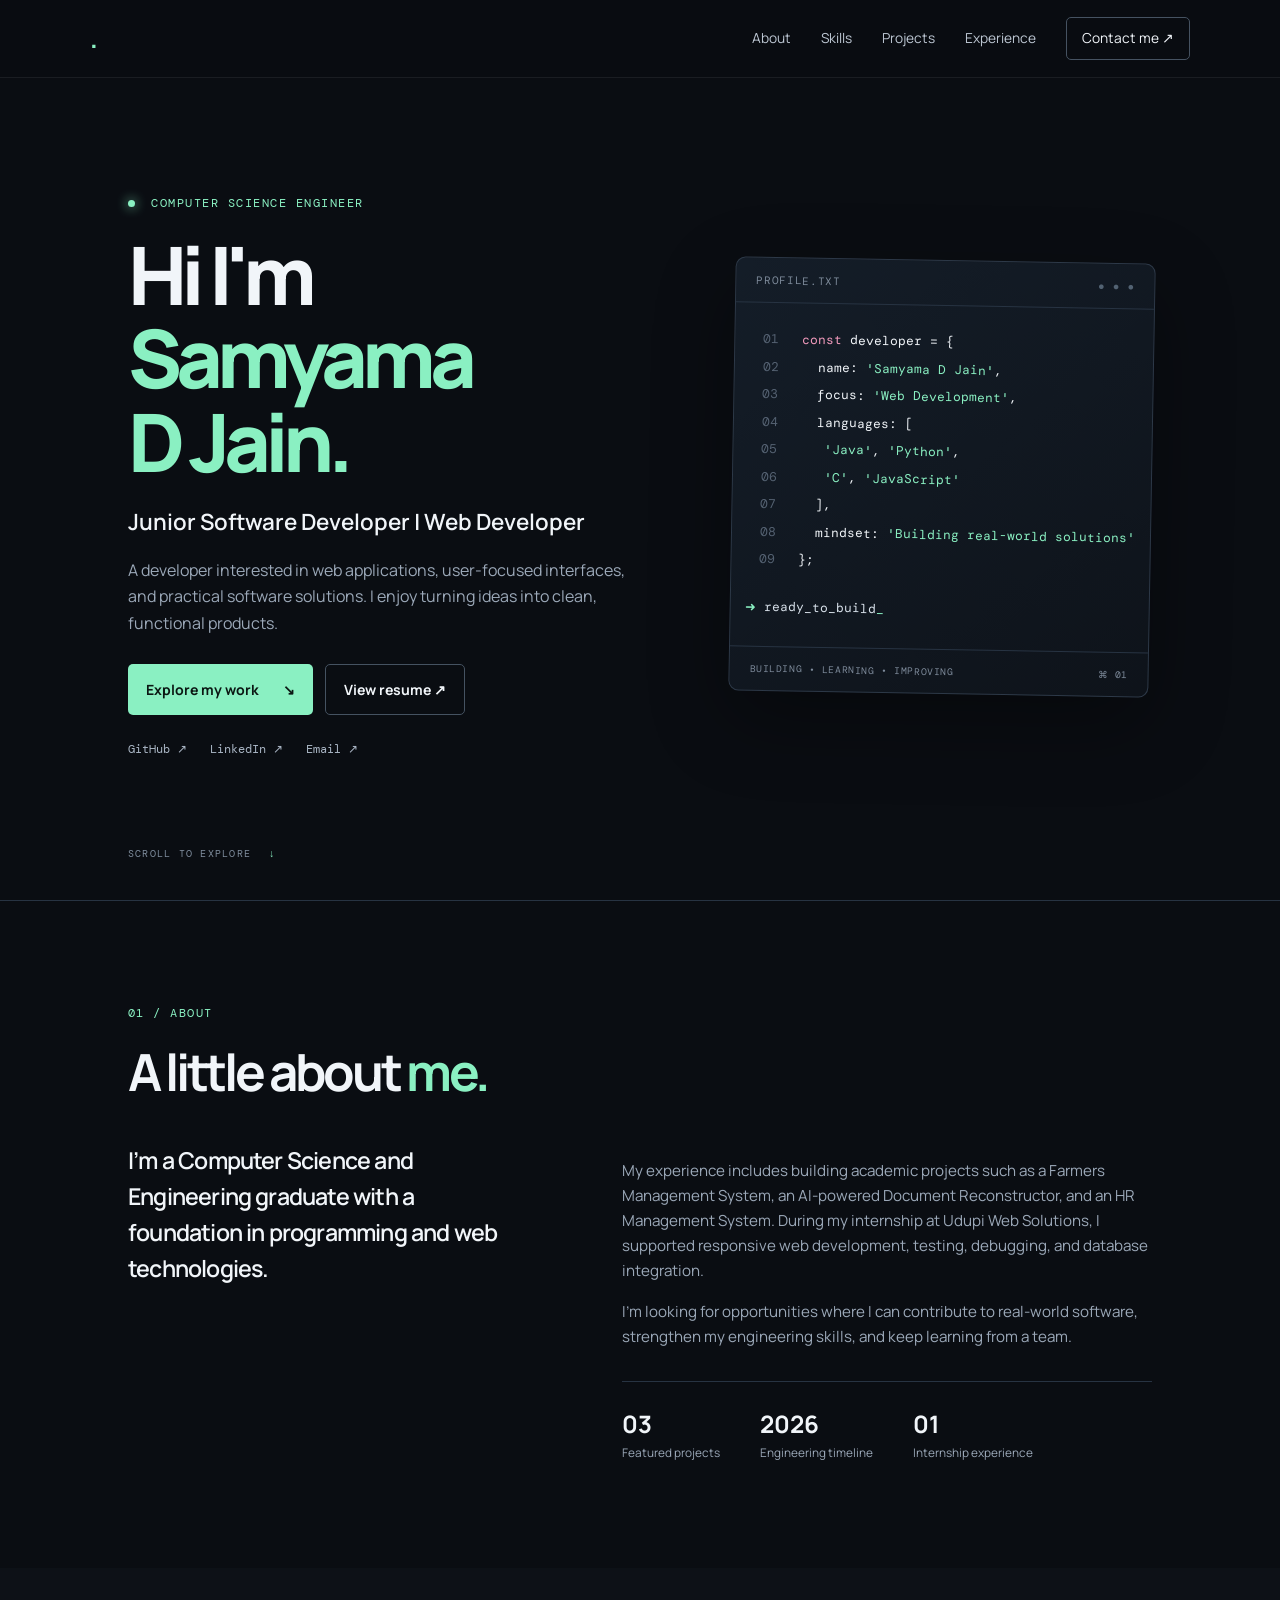
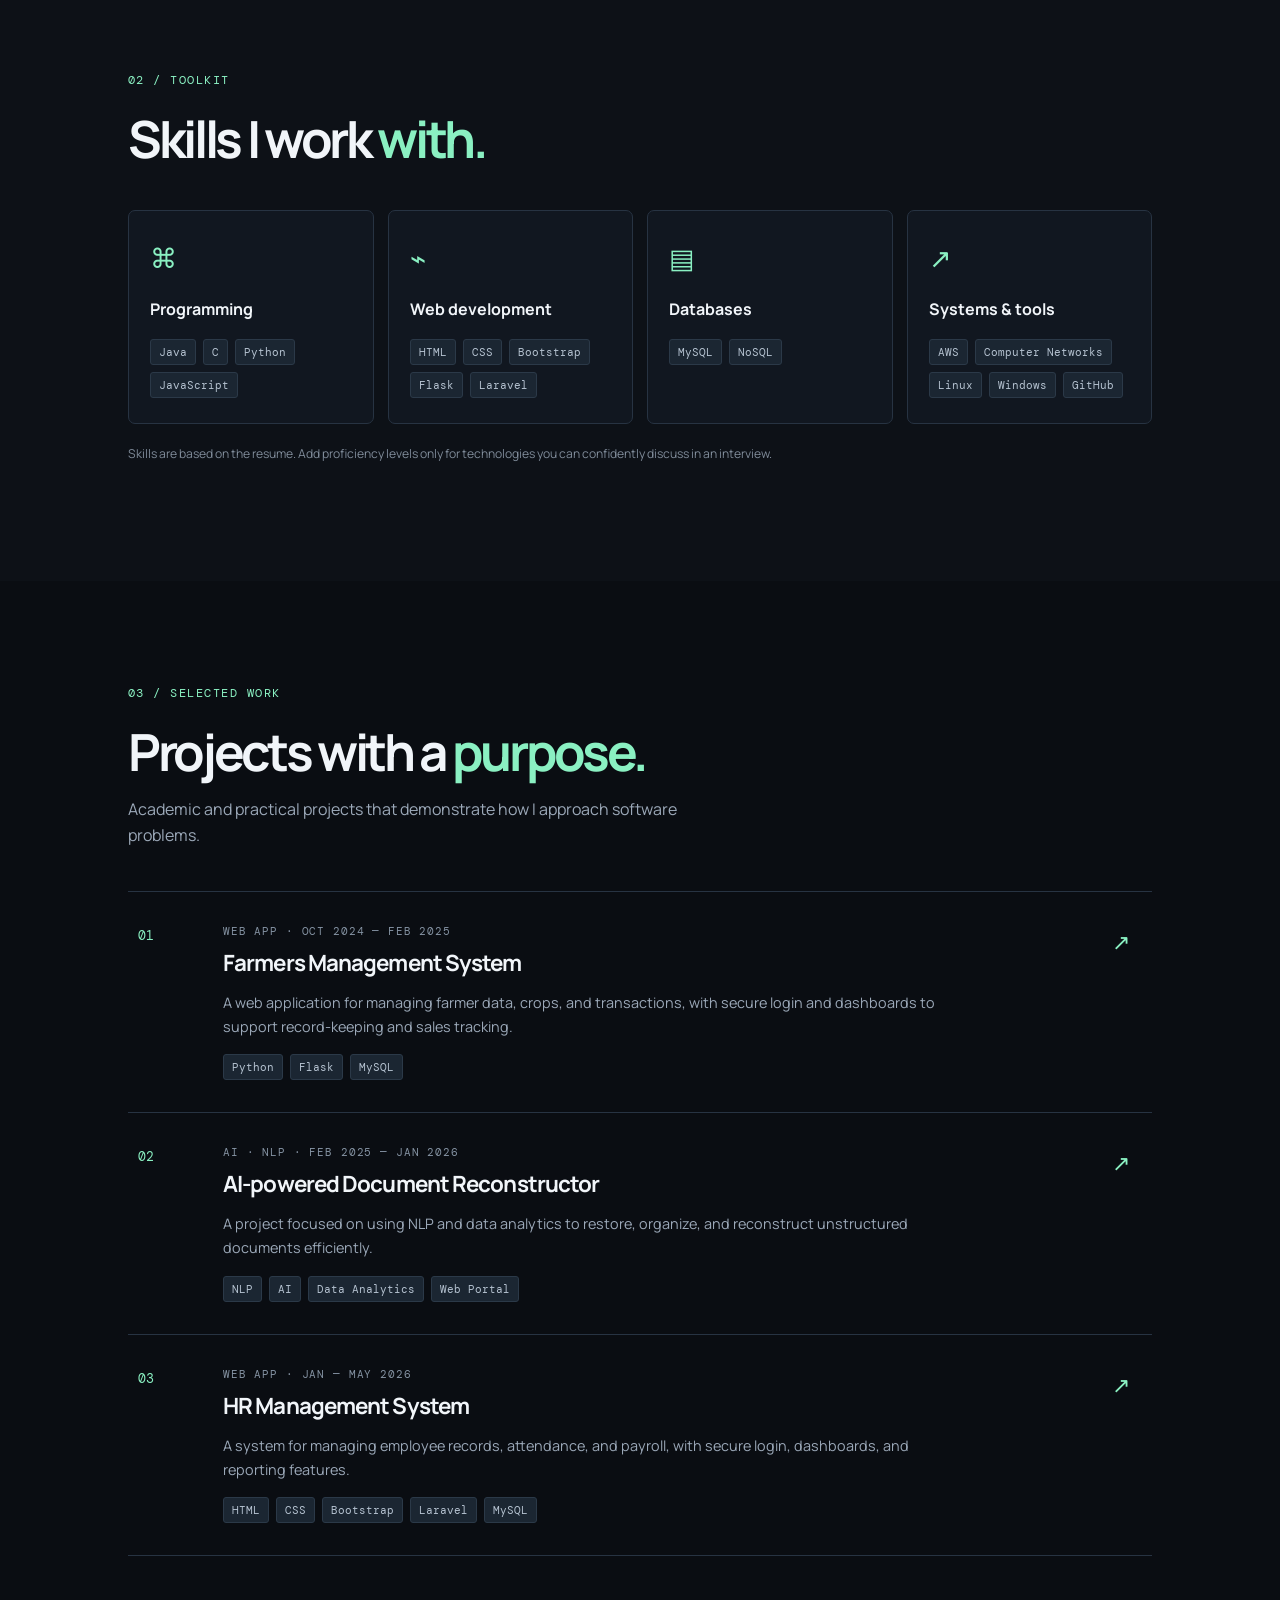
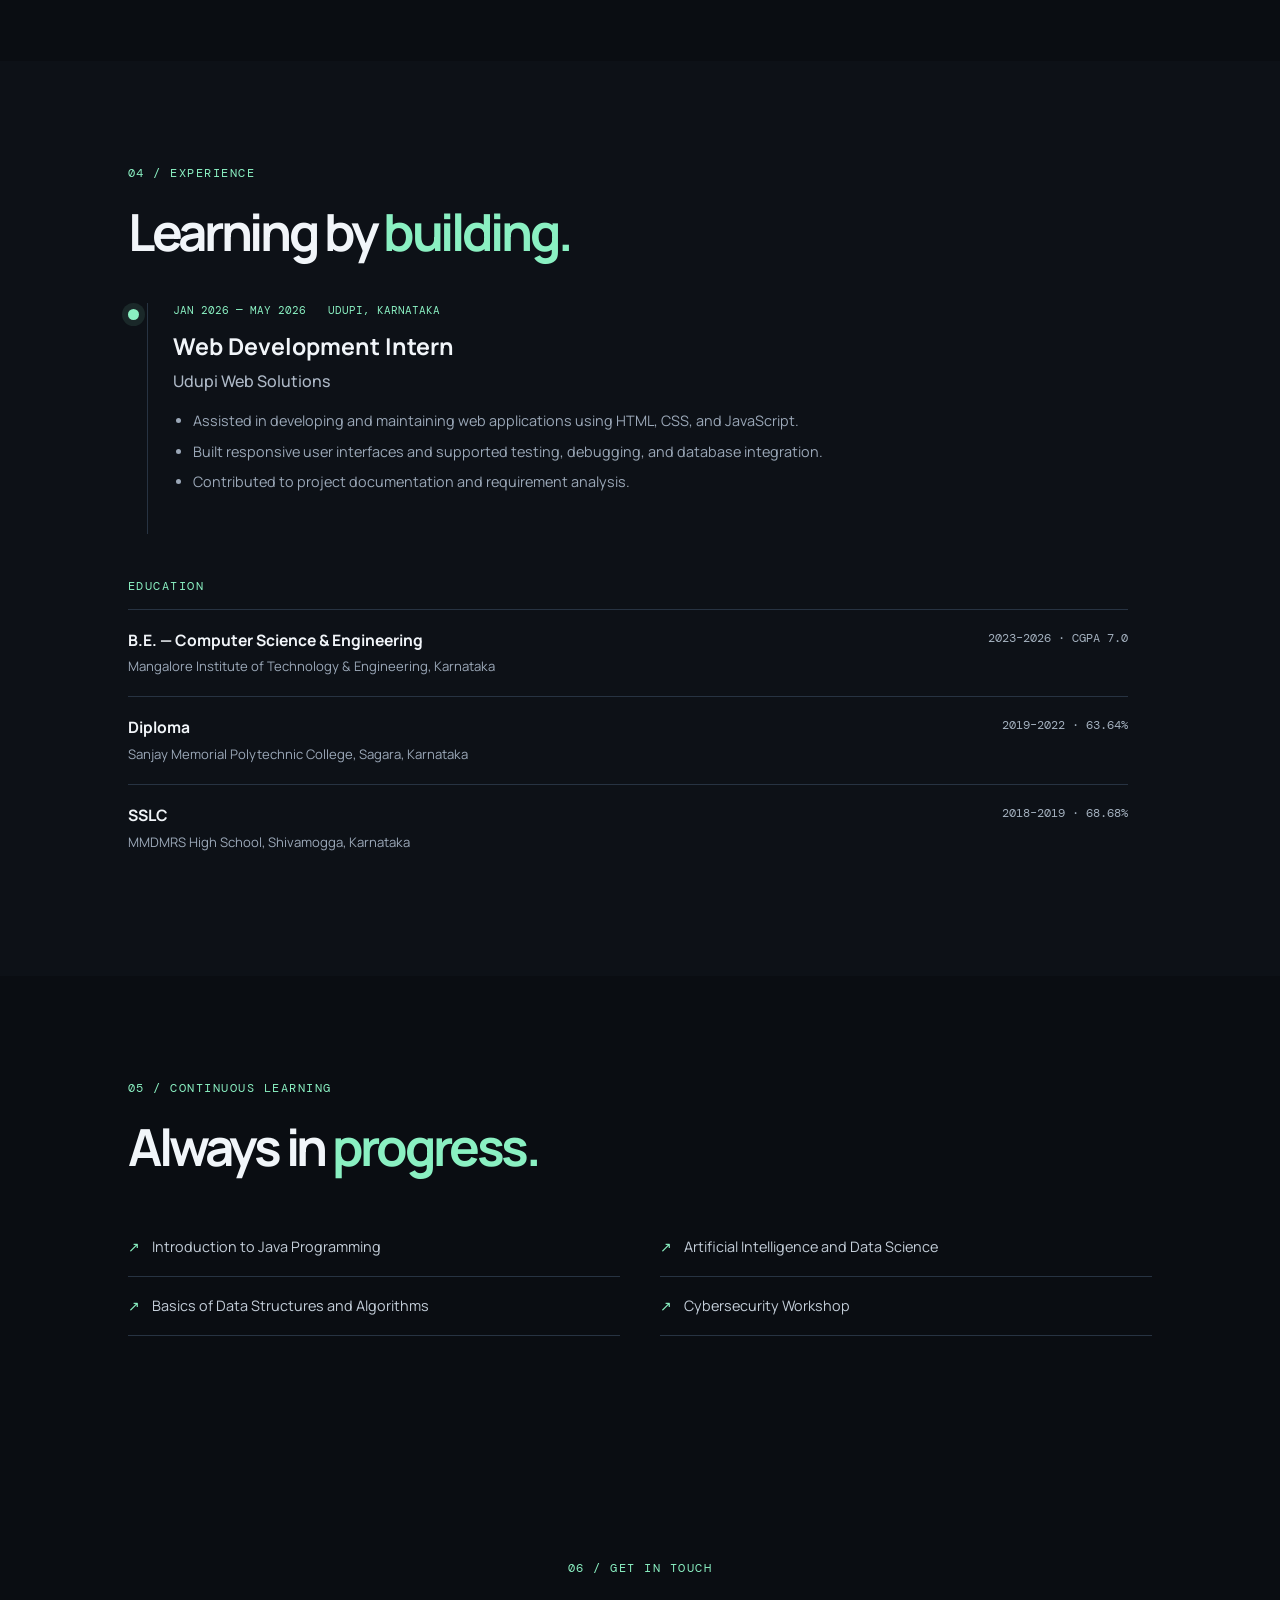
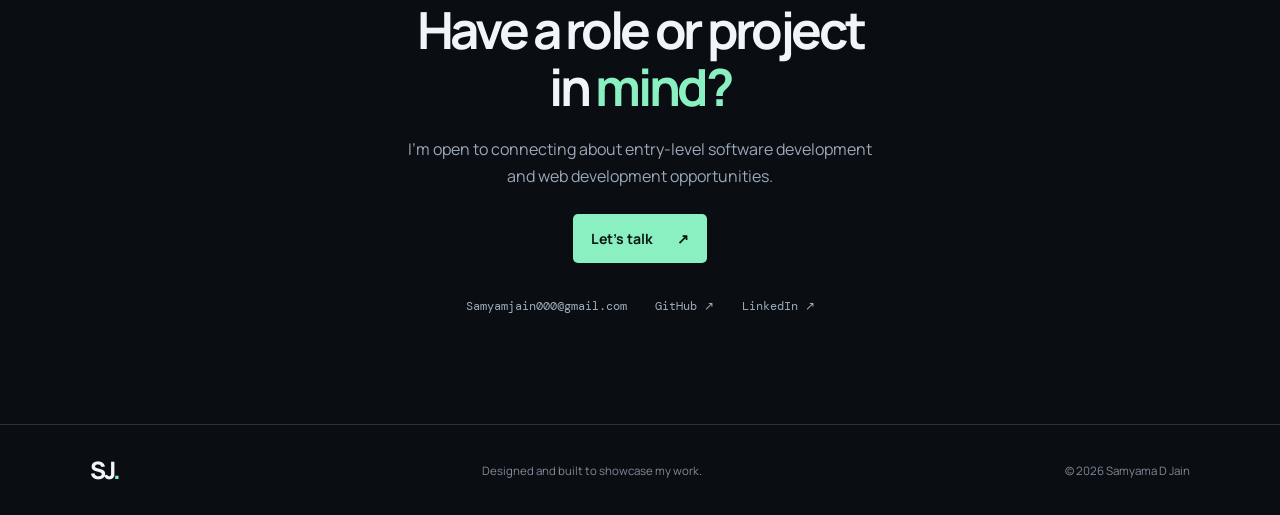
<file: index.html>
<!DOCTYPE html>
<html lang="en">
<head>
  <meta charset="UTF-8" />
  <meta name="viewport" content="width=device-width, initial-scale=1.0" />
  <title>Samyama D Jain | Software & Web Developer Portfolio</title>

<meta name="description"
content="Explore the portfolio of Samyama D Jain, a software and web developer skilled in Java, Python, HTML, CSS, JavaScript and MySQL." />

<meta name="robots" content="index, follow" />

<link rel="canonical" href="https://samyam0731.github.io/" />

<meta property="og:title" content="Samyama D Jain | Developer Portfolio" />

<meta property="og:description"
content="Explore my software development projects, technical skills and experience." />

<meta property="og:type" content="website" />

<meta property="og:url" content="https://samyam0731.github.io/" />
  <link rel="preconnect" href="https://fonts.googleapis.com">
  <link rel="preconnect" href="https://fonts.gstatic.com" crossorigin>
  <link href="https://fonts.googleapis.com/css2?family=DM+Mono:wght@400;500&family=Manrope:wght@400;500;600;700;800&display=swap" rel="stylesheet">
  <link rel="icon" type="image/svg+xml" href="favicon.svg">
  <link rel="stylesheet" href="styles.css" />
</head>
<body>
  <header class="site-header">
    <a class="logo" href="#home"><span>.</span></a>
    <button class="menu-toggle" id="menuToggle" aria-label="Toggle navigation" aria-expanded="false">☰</button>
    <nav id="navMenu">
      <a href="#about">About</a><a href="#skills">Skills</a><a href="#projects">Projects</a>
      <a href="#experience">Experience</a><a href="#contact" class="nav-cta">Contact me ↗</a>
    </nav>
  </header>

  <main>
    <section class="hero section" id="home">
      <div class="hero-copy">
        <p class="eyebrow"><span class="status-dot"></span> COMPUTER SCIENCE ENGINEER</p>
        <h1>Hi I'm <span>Samyama<br class="desktop-break"> D Jain.</span></h1>
        <h2>Junior Software Developer | Web Developer</h2>
        <p class="intro">A developer interested in web applications, user-focused interfaces, and practical software solutions. I enjoy turning ideas into clean, functional products.</p>
        <div class="hero-actions">
          <a class="button primary" href="#projects">Explore my work <span>↘</span></a>
          <a class="button secondary" href="assets/resume.pdf" target="_blank" rel="noopener">View resume ↗</a>
        </div>
        <div class="quick-links">
          <a href="https://github.com/Samyam0731" target="_blank" rel="noopener">GitHub ↗</a>
          <a href="https://www.linkedin.com/in/samyama-d-jain" target="_blank" rel="noopener">LinkedIn ↗</a>
          <a href="mailto:Samyamjain000@gmail.com">Email ↗</a>
        </div>
      </div>
      <div class="hero-card">
        <div class="card-top"><span>PROFILE.TXT</span><span class="dots">● ● ●</span></div>
        <div class="code-lines" aria-label="Developer profile code">
          <p><span class="ln">01</span> <span class="pink">const</span> developer = {</p>
          <p><span class="ln">02</span> &nbsp; name: <span class="green">'Samyama D Jain'</span>,</p>
          <p><span class="ln">03</span> &nbsp; focus: <span class="green">'Web Development'</span>,</p>
          <p><span class="ln">04</span> &nbsp; languages: [</p>
          <p><span class="ln">05</span> &nbsp;&nbsp; <span class="green">'Java'</span>, <span class="green">'Python'</span>,</p>
          <p><span class="ln">06</span> &nbsp;&nbsp; <span class="green">'C'</span>, <span class="green">'JavaScript'</span></p>
          <p><span class="ln">07</span> &nbsp; ],</p>
          <p><span class="ln">08</span> &nbsp; mindset: <span class="green">'Building real-world solutions'</span></p>
          <p><span class="ln">09</span> };</p>
          <p class="terminal-line"><span>➜</span> ready_to_build<span class="cursor">_</span></p>
        </div>
        <div class="card-bottom"><span>BUILDING • LEARNING • IMPROVING</span><span>⌘ 01</span></div>
      </div>
      <a class="scroll-cue" href="#about">SCROLL TO EXPLORE <span>↓</span></a>
    </section>

    <section class="section about-section" id="about">
      <div class="section-heading"><p class="eyebrow">01 / ABOUT</p><h2>A little about <span>me.</span></h2></div>
      <div class="about-grid">
        <p class="about-lead">I’m a Computer Science and Engineering graduate with a foundation in programming and web technologies.</p>
        <div class="about-detail">
          <p>My experience includes building academic projects such as a Farmers Management System, an AI-powered Document Reconstructor, and an HR Management System. During my internship at Udupi Web Solutions, I supported responsive web development, testing, debugging, and database integration.</p>
          <p>I’m looking for opportunities where I can contribute to real-world software, strengthen my engineering skills, and keep learning from a team.</p>
          <div class="facts">
            <div><strong>03</strong><span>Featured projects</span></div>
            <div><strong>2026</strong><span>Engineering timeline</span></div>
            <div><strong>01</strong><span>Internship experience</span></div>
          </div>
        </div>
      </div>
    </section>

    <section class="section skills-section" id="skills">
      <div class="section-heading"><p class="eyebrow">02 / TOOLKIT</p><h2>Skills I work <span>with.</span></h2></div>
      <div class="skill-grid">
        <article class="skill-card"><div class="skill-icon">⌘</div><h3>Programming</h3><div class="tags"><span>Java</span><span>C</span><span>Python</span><span>JavaScript</span></div></article>
        <article class="skill-card"><div class="skill-icon">⌁</div><h3>Web development</h3><div class="tags"><span>HTML</span><span>CSS</span><span>Bootstrap</span><span>Flask</span><span>Laravel</span></div></article>
        <article class="skill-card"><div class="skill-icon">▤</div><h3>Databases</h3><div class="tags"><span>MySQL</span><span>NoSQL</span></div></article>
        <article class="skill-card"><div class="skill-icon">↗</div><h3>Systems & tools</h3><div class="tags"><span>AWS</span><span>Computer Networks</span><span>Linux</span><span>Windows</span><span>GitHub</span></div></article>
      </div>
      <p class="small-note">Skills are based on the resume. Add proficiency levels only for technologies you can confidently discuss in an interview.</p>
    </section>

    <section class="section projects-section" id="projects">
      <div class="section-heading"><p class="eyebrow">03 / SELECTED WORK</p><h2>Projects with a <span>purpose.</span></h2><p class="section-subtitle">Academic and practical projects that demonstrate how I approach software problems.</p></div>
      <div class="project-list">
        <article class="project-card">
          <div class="project-number">01</div><div class="project-content"><p class="project-type">WEB APP · OCT 2024 — FEB 2025</p><h3>Farmers Management System</h3><p>A web application for managing farmer data, crops, and transactions, with secure login and dashboards to support record-keeping and sales tracking.</p><div class="tags"><span>Python</span><span>Flask</span><span>MySQL</span></div></div><div class="project-arrow">↗</div>
        </article>
        <article class="project-card">
          <div class="project-number">02</div><div class="project-content"><p class="project-type">AI · NLP · FEB 2025 — JAN 2026</p><h3>AI-powered Document Reconstructor</h3><p>A project focused on using NLP and data analytics to restore, organize, and reconstruct unstructured documents efficiently.</p><div class="tags"><span>NLP</span><span>AI</span><span>Data Analytics</span><span>Web Portal</span></div></div><div class="project-arrow">↗</div>
        </article>
        <article class="project-card">
          <div class="project-number">03</div><div class="project-content"><p class="project-type">WEB APP · JAN — MAY 2026</p><h3>HR Management System</h3><p>A system for managing employee records, attendance, and payroll, with secure login, dashboards, and reporting features.</p><div class="tags"><span>HTML</span><span>CSS</span><span>Bootstrap</span><span>Laravel</span><span>MySQL</span></div></div><div class="project-arrow">↗</div>
        </article>
      </div>
    </section>

    <section class="section experience-section" id="experience">
      <div class="section-heading"><p class="eyebrow">04 / EXPERIENCE</p><h2>Learning by <span>building.</span></h2></div>
      <div class="timeline">
        <div class="timeline-marker"></div><div class="timeline-content">
          <div class="timeline-meta"><span>JAN 2026 — MAY 2026</span><span>UDUPI, KARNATAKA</span></div>
          <h3>Web Development Intern</h3><h4>Udupi Web Solutions</h4>
          <ul><li>Assisted in developing and maintaining web applications using HTML, CSS, and JavaScript.</li><li>Built responsive user interfaces and supported testing, debugging, and database integration.</li><li>Contributed to project documentation and requirement analysis.</li></ul>
        </div>
      </div>
      <div class="education-block"><p class="eyebrow">EDUCATION</p><div class="education-row"><div><h3>B.E. — Computer Science & Engineering</h3><p>Mangalore Institute of Technology & Engineering, Karnataka</p></div><span>2023–2026 · CGPA 7.0</span></div><div class="education-row"><div><h3>Diploma</h3><p>Sanjay Memorial Polytechnic College, Sagara, Karnataka</p></div><span>2019–2022 · 63.64%</span></div><div class="education-row"><div><h3>SSLC</h3><p>MMDMRS High School, Shivamogga, Karnataka</p></div><span>2018–2019 · 68.68%</span></div></div>
    </section>

    <section class="section learning-section">
      <div class="section-heading"><p class="eyebrow">05 / CONTINUOUS LEARNING</p><h2>Always in <span>progress.</span></h2></div>
      <div class="learning-list"><span>Introduction to Java Programming</span><span>Artificial Intelligence and Data Science</span><span>Basics of Data Structures and Algorithms</span><span>Cybersecurity Workshop</span></div>
    </section>

    <section class="section contact-section" id="contact">
      <p class="eyebrow">06 / GET IN TOUCH</p><h2>Have a role or project<br>in <span>mind?</span></h2>
      <p class="contact-copy">I’m open to connecting about entry-level software development and web development opportunities.</p>
      <a class="button primary" href="mailto:Samyamjain000@gmail.com">Let's talk <span>↗</span></a>
      <div class="contact-links"><a href="mailto:Samyamjain000@gmail.com">Samyamjain000@gmail.com</a><a href="https://github.com/Samyam0731" target="_blank" rel="noopener">GitHub ↗</a><a href="https://www.linkedin.com/in/samyama-d-jain" target="_blank" rel="noopener">LinkedIn ↗</a></div>
    </section>
  </main>
  <footer><a class="logo" href="#home">SJ<span>.</span></a><p>Designed and built to showcase my work.</p><span>© <span id="year"></span> Samyama D Jain</span></footer>
  <script src="script.js"></script>
</body>
</html>
</file>
<file: styles.css>
/* =========================================
   1. GLOBAL SETTINGS
========================================= */

:root {
  --bg: #0a0d12;
  --panel: #111720;
  --panel2: #151e29;
  --text: #f1f5f9;
  --muted: #9ba8b8;
  --line: #273342;
  --accent: #8af0c2;
  --accent2: #b5f7dc;
  --pink: #f39bbd;

  --mono: "DM Mono", monospace;
  --sans: "Manrope", sans-serif;
}

* {
  box-sizing: border-box;
}

html {
  scroll-behavior: smooth;
  scroll-padding-top: 90px;
}

body {
  margin: 0;
  background: var(--bg);
  color: var(--text);
  font-family: var(--sans);
  line-height: 1.65;
}

a {
  color: inherit;
  text-decoration: none;
}

button {
  font-family: inherit;
}

img {
  max-width: 100%;
  height: auto;
}


/* =========================================
   2. HEADER AND NAVIGATION
========================================= */

.site-header {
  height: 78px;
  padding: 0 7vw;

  display: flex;
  align-items: center;
  justify-content: space-between;

  border-bottom: 1px solid rgba(255,255,255,.07);

  position: sticky;
  top: 0;

  background: rgba(10,13,18,.95);
  backdrop-filter: blur(16px);

  z-index: 100;
}

.logo {
  font-size: 1.5rem;
  font-weight: 800;
  letter-spacing: -.08em;
}

.logo span {
  color: var(--accent);
}

nav {
  display: flex;
  align-items: center;
  gap: 30px;

  color: #bdc7d3;
  font-size: .86rem;
}

nav a {
  transition: color .2s ease;
}

nav a:hover,
.quick-links a:hover,
.contact-links a:hover {
  color: var(--accent);
}

.nav-cta {
  border: 1px solid #455261;
  padding: 9px 15px;
  border-radius: 5px;
  color: var(--text);
}

.menu-toggle {
  display: none;
  background: none;
  border: 0;
  color: var(--text);
  font-size: 1.4rem;
  cursor: pointer;
}


/* =========================================
   3. COMMON SECTION SETTINGS
========================================= */

.section {
  padding: 105px 10vw;
  max-width: 1500px;
  margin: auto;
}

.eyebrow {
  font: .72rem var(--mono);
  letter-spacing: .13em;
  color: var(--accent);
  margin: 0 0 22px;
}

.section-heading {
  margin-bottom: 42px;
}

.section-heading h2,
.contact-section h2 {
  font-size: clamp(2.1rem, 4vw, 3.7rem);
  letter-spacing: -.065em;
  line-height: 1.13;
  margin: 0;
}

.section-heading h2 span,
.contact-section h2 span {
  color: var(--accent);
}


/* =========================================
   4. HERO SECTION
========================================= */

.hero {
  min-height: calc(100vh - 78px);

  display: grid;
  grid-template-columns: 1.1fr .9fr;

  align-items: center;
  gap: 7vw;

  position: relative;

  padding-bottom: 130px;
}

.status-dot {
  display: inline-block;
  width: 7px;
  height: 7px;

  border-radius: 50%;
  background: var(--accent);

  margin-right: 8px;

  box-shadow: 0 0 12px #8af0c2;
}

.hero h1 {
  font-size: clamp(3.2rem, 6.3vw, 6rem);
  line-height: 1.04;
  letter-spacing: -.075em;

  margin: 0 0 20px;
  font-weight: 800;
}

.hero h1 span {
  color: var(--accent);
}

.hero h2 {
  font-size: clamp(1.05rem, 2vw, 1.4rem);
  font-weight: 600;
  margin: 0 0 14px;
}

.intro {
  color: var(--muted);
  max-width: 540px;
  font-size: 1rem;
}

.hero-actions {
  display: flex;
  gap: 12px;
  flex-wrap: wrap;
  margin: 28px 0 26px;
}


/* =========================================
   5. BUTTONS
========================================= */

.button {
  display: inline-flex;
  align-items: center;
  gap: 24px;

  padding: 13px 18px;

  border-radius: 5px;

  font-size: .88rem;
  font-weight: 700;

  transition:
    transform .2s ease,
    background .2s ease;
}

.button:hover {
  transform: translateY(-2px);
}

.button.primary {
  background: var(--accent);
  color: #0b1713;
}

.button.primary:hover {
  background: var(--accent2);
}

.button.secondary {
  border: 1px solid #455261;
}


/* =========================================
   6. SOCIAL LINKS
========================================= */

.quick-links {
  display: flex;
  gap: 23px;

  font: .78rem var(--mono);
  color: #aab6c5;
}

.quick-links a,
.contact-links a {
  transition: color .2s ease;
}


/* =========================================
   7. DEVELOPER PROFILE CARD
========================================= */

.hero-card {
  border: 1px solid #2d3948;
  border-radius: 10px;

  background: linear-gradient(
    145deg,
    #141d28,
    #0e131a
  );

  box-shadow: 0 28px 80px #0005;

  overflow: hidden;
  transform: rotate(1deg);
}

.card-top,
.card-bottom {
  display: flex;
  justify-content: space-between;

  padding: 15px 20px;

  color: #7e8b9b;

  font: .68rem var(--mono);
  letter-spacing: .06em;

  border-bottom: 1px solid #273342;
}

.dots {
  color: #526272;
}

.code-lines {
  padding: 22px 14px 26px;

  font: clamp(.67rem, 1vw, .85rem) var(--mono);
  line-height: 2.15;

  white-space: nowrap;
  overflow-x: auto;
}

.code-lines p {
  margin: 0;
}

.ln {
  display: inline-block;
  width: 30px;

  color: #556272;
  text-align: right;

  margin-right: 15px;
}

.pink {
  color: var(--pink);
}

.green {
  color: var(--accent);
}

.terminal-line {
  margin-top: 20px !important;
  color: #d8e1ea;
}

.terminal-line span {
  color: var(--accent);
}

.cursor {
  animation: blink 1s steps(2, start) infinite;
}

.card-bottom {
  border-top: 1px solid #273342;
  border-bottom: 0;
  font-size: .6rem;
}


/* =========================================
   8. SCROLL INDICATOR
========================================= */

.scroll-cue {
  position: absolute;
  bottom: 40px;
  left: 10vw;

  font: .65rem var(--mono);
  letter-spacing: .12em;

  color: #7f8d9d;
}

.scroll-cue span {
  color: var(--accent);
  margin-left: 10px;
}


/* =========================================
   9. ABOUT SECTION
========================================= */

.about-section {
  border-top: 1px solid var(--line);
}

.about-grid {
  display: grid;
  grid-template-columns: .85fr 1.15fr;
  gap: 8vw;
}

.about-lead {
  font-size: 1.45rem;
  line-height: 1.55;
  font-weight: 600;
  letter-spacing: -.035em;
  margin: 0;
}

.about-detail {
  color: var(--muted);
  font-size: .95rem;
}

.facts {
  display: flex;
  gap: 40px;

  margin-top: 32px;
  padding-top: 22px;

  border-top: 1px solid var(--line);
}

.facts div {
  display: flex;
  flex-direction: column;
}

.facts strong {
  font-size: 1.5rem;
  color: var(--text);
}

.facts span {
  font-size: .74rem;
  color: var(--muted);
}


/* =========================================
   10. SKILLS SECTION
========================================= */

.skills-section {
  background: #0d1117;
  max-width: none;

  padding-left: 10vw;
  padding-right: 10vw;
}

.skill-grid {
  display: grid;
  grid-template-columns: repeat(4, 1fr);
  gap: 14px;
}

.skill-card {
  background: var(--panel);
  border: 1px solid var(--line);
  border-radius: 7px;

  padding: 25px 21px;
  min-height: 205px;

  transition:
    transform .2s ease,
    border-color .2s ease;
}

.skill-card:hover {
  transform: translateY(-4px);
  border-color: var(--accent);
}

.skill-icon {
  font-size: 1.7rem;
  color: var(--accent);
  margin-bottom: 15px;
}

.skill-card h3 {
  font-size: 1rem;
  margin: 0 0 17px;
}

.tags {
  display: flex;
  flex-wrap: wrap;
  gap: 7px;
}

.tags span {
  font: .68rem var(--mono);
  color: #b5c2d0;

  background: #1b2632;
  border: 1px solid #2b3948;

  padding: 5px 8px;
  border-radius: 3px;
}

.small-note {
  color: #7f8b99;
  font-size: .76rem;
  margin-top: 20px;
}


/* =========================================
   11. PROJECTS SECTION
========================================= */

.section-subtitle {
  color: var(--muted);
  max-width: 550px;
  margin-top: 15px;
}

.project-list {
  border-top: 1px solid var(--line);
}

.project-card {
  display: grid;
  grid-template-columns: 65px 1fr 30px;
  gap: 20px;

  padding: 32px 10px;

  border-bottom: 1px solid var(--line);

  transition: background .2s ease;
}

.project-card:hover {
  background: #10161e;
}

.project-number {
  font: .8rem var(--mono);
  color: var(--accent);
  padding-top: 3px;
}

.project-type {
  font: .67rem var(--mono);
  letter-spacing: .08em;

  color: #8492a2;
  margin: 0 0 7px;
}

.project-content h3 {
  font-size: 1.4rem;
  letter-spacing: -.04em;
  margin: 0 0 9px;
}

.project-content p:not(.project-type) {
  color: var(--muted);
  max-width: 730px;
  margin: 0 0 16px;
  font-size: .9rem;
}

.project-arrow {
  color: var(--accent);
  font-size: 1.4rem;
}


/* =========================================
   12. EXPERIENCE SECTION
========================================= */

.experience-section {
  background: #0d1117;
  max-width: none;

  padding-left: 10vw;
  padding-right: 10vw;
}

.timeline {
  display: grid;
  grid-template-columns: 25px 1fr;
  gap: 20px;

  max-width: 850px;
}

.timeline-marker {
  width: 11px;
  height: 11px;

  background: var(--accent);
  border-radius: 50%;

  margin-top: 6px;

  box-shadow: 0 0 0 6px #8af0c21a;
}

.timeline-content {
  border-left: 1px solid var(--line);

  padding: 0 0 25px 25px;
  margin-left: -26px;
}

.timeline-meta {
  display: flex;
  gap: 22px;
  flex-wrap: wrap;

  font: .68rem var(--mono);
  color: var(--accent);
}

.timeline-content h3 {
  font-size: 1.45rem;
  margin: 10px 0 0;
}

.timeline-content h4 {
  color: #aeb9c7;
  font-weight: 500;
  margin: 2px 0 15px;
}

.timeline-content ul {
  color: var(--muted);
  padding-left: 20px;
  font-size: .9rem;
}

.timeline-content li {
  margin: 7px 0;
}


/* =========================================
   13. EDUCATION SECTION
========================================= */

.education-block {
  margin-top: 45px;
  max-width: 1000px;
}

.education-block > .eyebrow {
  margin-bottom: 15px;
}

.education-row {
  display: flex;
  justify-content: space-between;
  gap: 25px;

  padding: 18px 0;

  border-top: 1px solid var(--line);
}

.education-row h3 {
  font-size: .98rem;
  margin: 0 0 3px;
}

.education-row p {
  margin: 0;
  color: var(--muted);
  font-size: .82rem;
}

.education-row > span {
  font: .72rem var(--mono);
  color: #a4b1bf;

  white-space: nowrap;
  padding-top: 3px;
}


/* =========================================
   14. CONTINUOUS LEARNING
========================================= */

.learning-list {
  display: grid;
  grid-template-columns: 1fr 1fr;
  gap: 0 40px;
}

.learning-list span {
  padding: 17px 0;

  border-bottom: 1px solid var(--line);

  color: #c4ced9;
  font-size: .9rem;
}

.learning-list span::before {
  content: "↗";
  color: var(--accent);
  margin-right: 12px;
}


/* =========================================
   15. CONTACT SECTION
========================================= */

.contact-section {
  text-align: center;

  padding-top: 120px;
  padding-bottom: 110px;
}

.contact-section .eyebrow {
  margin-bottom: 25px;
}

.contact-copy {
  color: var(--muted);
  max-width: 470px;

  margin: 20px auto 25px;
}

.contact-section .button {
  margin-bottom: 35px;
}

.contact-links {
  display: flex;
  justify-content: center;
  gap: 28px;
  flex-wrap: wrap;

  font: .75rem var(--mono);
  color: #9eacbb;
}


/* =========================================
   16. FOOTER
========================================= */

footer {
  border-top: 1px solid var(--line);

  padding: 25px 7vw;

  display: flex;
  align-items: center;
  justify-content: space-between;

  color: #7f8b99;
  font-size: .72rem;
}

footer p {
  margin: 0;
}

footer .logo {
  color: var(--text);
}


/* =========================================
   17. ANIMATIONS
========================================= */

@keyframes blink {
  to {
    visibility: hidden;
  }
}


/* =========================================
   18. KEYBOARD ACCESSIBILITY
========================================= */

a:focus-visible,
button:focus-visible {
  outline: 3px solid var(--accent);
  outline-offset: 4px;
  border-radius: 4px;
}


/* =========================================
   19. TABLET RESPONSIVENESS
========================================= */

@media (max-width: 900px) {

  .section {
    padding: 80px 7vw;
  }

  .hero {
    grid-template-columns: 1fr;
    gap: 40px;
    padding-top: 70px;
  }

  .hero-card {
    max-width: 570px;
    width: 100%;
    transform: none;
  }

  .scroll-cue {
    left: 7vw;
  }

  .skill-grid {
    grid-template-columns: repeat(2, 1fr);
  }

  .about-grid {
    gap: 35px;
  }

  .site-header {
    padding: 0 7vw;
  }

  .skills-section,
  .experience-section {
    padding-left: 7vw;
    padding-right: 7vw;
  }
}


/* =========================================
   20. MOBILE RESPONSIVENESS
========================================= */

@media (max-width: 650px) {

  .site-header {
    height: 68px;
  }

  .menu-toggle {
    display: block;
  }

  nav {
    display: none;

    position: absolute;
    top: 67px;
    left: 0;
    right: 0;

    background: #10161e;

    padding: 20px 7vw 25px;

    flex-direction: column;
    align-items: flex-start;

    border-bottom: 1px solid var(--line);
    gap: 17px;
  }

  nav.open {
    display: flex;
  }

  .hero {
    min-height: auto;
    padding-top: 65px;
    padding-bottom: 105px;
  }

  .hero h1 {
    font-size: 3.4rem;
  }

  .desktop-break {
    display: none;
  }

  .section {
    padding: 72px 7vw;
  }

  .about-grid {
    grid-template-columns: 1fr;
  }

  .about-lead {
    font-size: 1.25rem;
  }

  .facts {
    gap: 25px;
  }

  .facts strong {
    font-size: 1.3rem;
  }

  .skill-grid {
    grid-template-columns: 1fr 1fr;
    gap: 9px;
  }

  .skill-card {
    padding: 18px 13px;
    min-height: 190px;
  }

  .project-card {
    grid-template-columns: 30px 1fr 18px;
    gap: 10px;
    padding: 26px 0;
  }

  .project-content h3 {
    font-size: 1.15rem;
  }

  .education-row {
    flex-direction: column;
    gap: 6px;
  }

  .education-row > span {
    white-space: normal;
  }

  .learning-list {
    grid-template-columns: 1fr;
  }

  .contact-section h2 {
    font-size: 2.7rem;
  }

  footer {
    padding: 22px 7vw;
    gap: 12px;
    flex-wrap: wrap;
  }

  footer p {
    order: 3;
    width: 100%;
  }

  .code-lines {
    font-size: .68rem;
    padding-left: 5px;
    padding-right: 5px;
  }

  .ln {
    width: 20px;
    margin-right: 8px;
  }
}


/* =========================================
   21. SMALL MOBILE SCREENS
========================================= */

@media (max-width: 380px) {

  .skill-grid {
    grid-template-columns: 1fr;
  }

  .hero h1 {
    font-size: 2.9rem;
  }

  .quick-links {
    gap: 13px;
    font-size: .7rem;
  }

  .facts {
    gap: 15px;
  }
}


/* =========================================
   22. REDUCED MOTION
========================================= */

@media (prefers-reduced-motion: reduce) {

  html {
    scroll-behavior: auto;
  }

  *,
  *::before,
  *::after {
    animation-duration: 0.01ms !important;
    animation-iteration-count: 1 !important;
    transition-duration: 0.01ms !important;
  }
}
</file>
